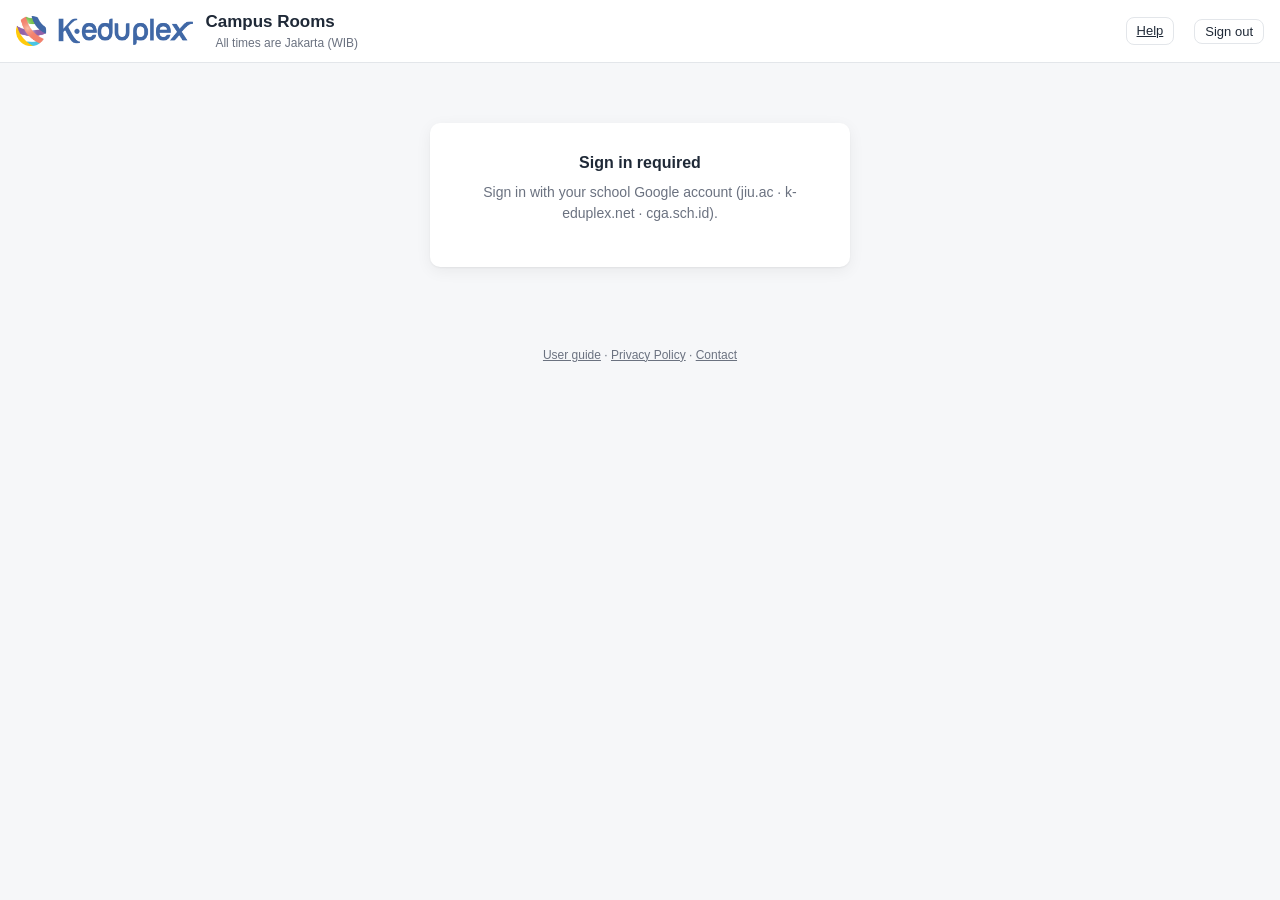
<file: index.html>
<!doctype html>
<html lang="en">
<head>
  <meta charset="utf-8">
  <meta name="viewport" content="width=device-width, initial-scale=1">
  <title>Campus Rooms</title>
  <!--
    [index.html] — 단일 페이지 골격. 로직은 전부 js/ 에 있다.
    로드 순서가 중요하다: config → time → i18n 사전 → i18n → ui → mock → api → auth → 화면 모듈 → app.
    화면 언어는 영어만(D-12). 주석·문서는 한국어.
    ?mock=1 을 붙이면 백엔드 없이 동작한다.
  -->
  <link rel="stylesheet" href="css/app.css?v=b2d97aa">
</head>
<body>
  <div id="progress" class="progress" hidden><div class="progress-bar"></div></div>
  <div id="mock-banner" class="banner" hidden data-i18n="mockBanner"></div>

  <header class="header">
    <div class="brand"><img class="logo" src="img/logo.png" alt="K-eduplex" onerror="this.hidden=true"><div><h1 data-i18n="app.title"></h1><span class="tz" data-i18n="app.tz"></span></div></div>
    <div class="header-right">
      <a class="btn btn-sm" href="help.html" data-i18n="nav.help"></a>
      <span id="user-name" class="muted"></span>
      <button id="signout" class="btn btn-sm" type="button" data-i18n="login.signout"></button>
    </div>
  </header>

  <!-- 로그인 전 -->
  <section id="login" class="login">
    <div id="login-form">
      <h2 data-i18n="login.title"></h2>
      <p class="muted" data-i18n="login.desc"></p>
      <div id="login-button"></div>
    </div>
    <!-- 로그인 버튼을 누른 뒤 인증·세션 교환·첫 데이터까지 몇 초 걸리는 동안 보여주는 상태 -->
    <div id="signing-in" hidden>
      <div class="spinner"></div>
      <p id="signing-in-text" class="muted" data-i18n="login.signingIn"></p>
    </div>
  </section>

  <!-- 로그인 후 -->
  <main id="app" hidden>
    <nav class="tabs">
      <button id="tab-board" class="tab active" type="button" data-i18n="nav.board"></button>
      <button id="tab-mine" class="tab" type="button" data-i18n="nav.mine"></button>
      <button id="tab-approvals" class="tab" type="button" hidden><span data-i18n="nav.approvals"></span><span id="approvals-badge" class="tab-badge" hidden></span></button>
      <button id="tab-settings" class="tab" type="button" data-i18n="nav.settings" hidden></button>
    </nav>
    <section id="view-board" class="view"></section>
    <section id="view-mine" class="view" hidden></section>
    <section id="view-approvals" class="view" hidden></section>
    <section id="view-settings" class="view" hidden></section>
  </main>

  <footer class="footer"><a href="help.html">User guide</a> · <a href="privacy.html">Privacy Policy</a> · <a href="mailto:its@k-eduplex.net">Contact</a></footer>

  <div id="toasts"></div>

  <script src="js/config.js?v=b2d97aa"></script>
  <script src="js/time.js?v=b2d97aa"></script>
  <script src="i18n/en.js?v=b2d97aa"></script>
  <script src="js/i18n.js?v=b2d97aa"></script>
  <script src="js/ui.js?v=b2d97aa"></script>
  <script src="js/mock.js?v=b2d97aa"></script>
  <script src="js/api.js?v=b2d97aa"></script>
  <script src="js/auth.js?v=b2d97aa"></script>
  <script src="js/people.js?v=b2d97aa"></script>
  <script src="js/board.js?v=b2d97aa"></script>
  <script src="js/bookingForm.js?v=b2d97aa"></script>
  <script src="js/myBookings.js?v=b2d97aa"></script>
  <script src="js/approvals.js?v=b2d97aa"></script>
  <script src="js/settings.js?v=b2d97aa"></script>
  <script src="js/app.js?v=b2d97aa"></script>
</body>
</html>
</file>
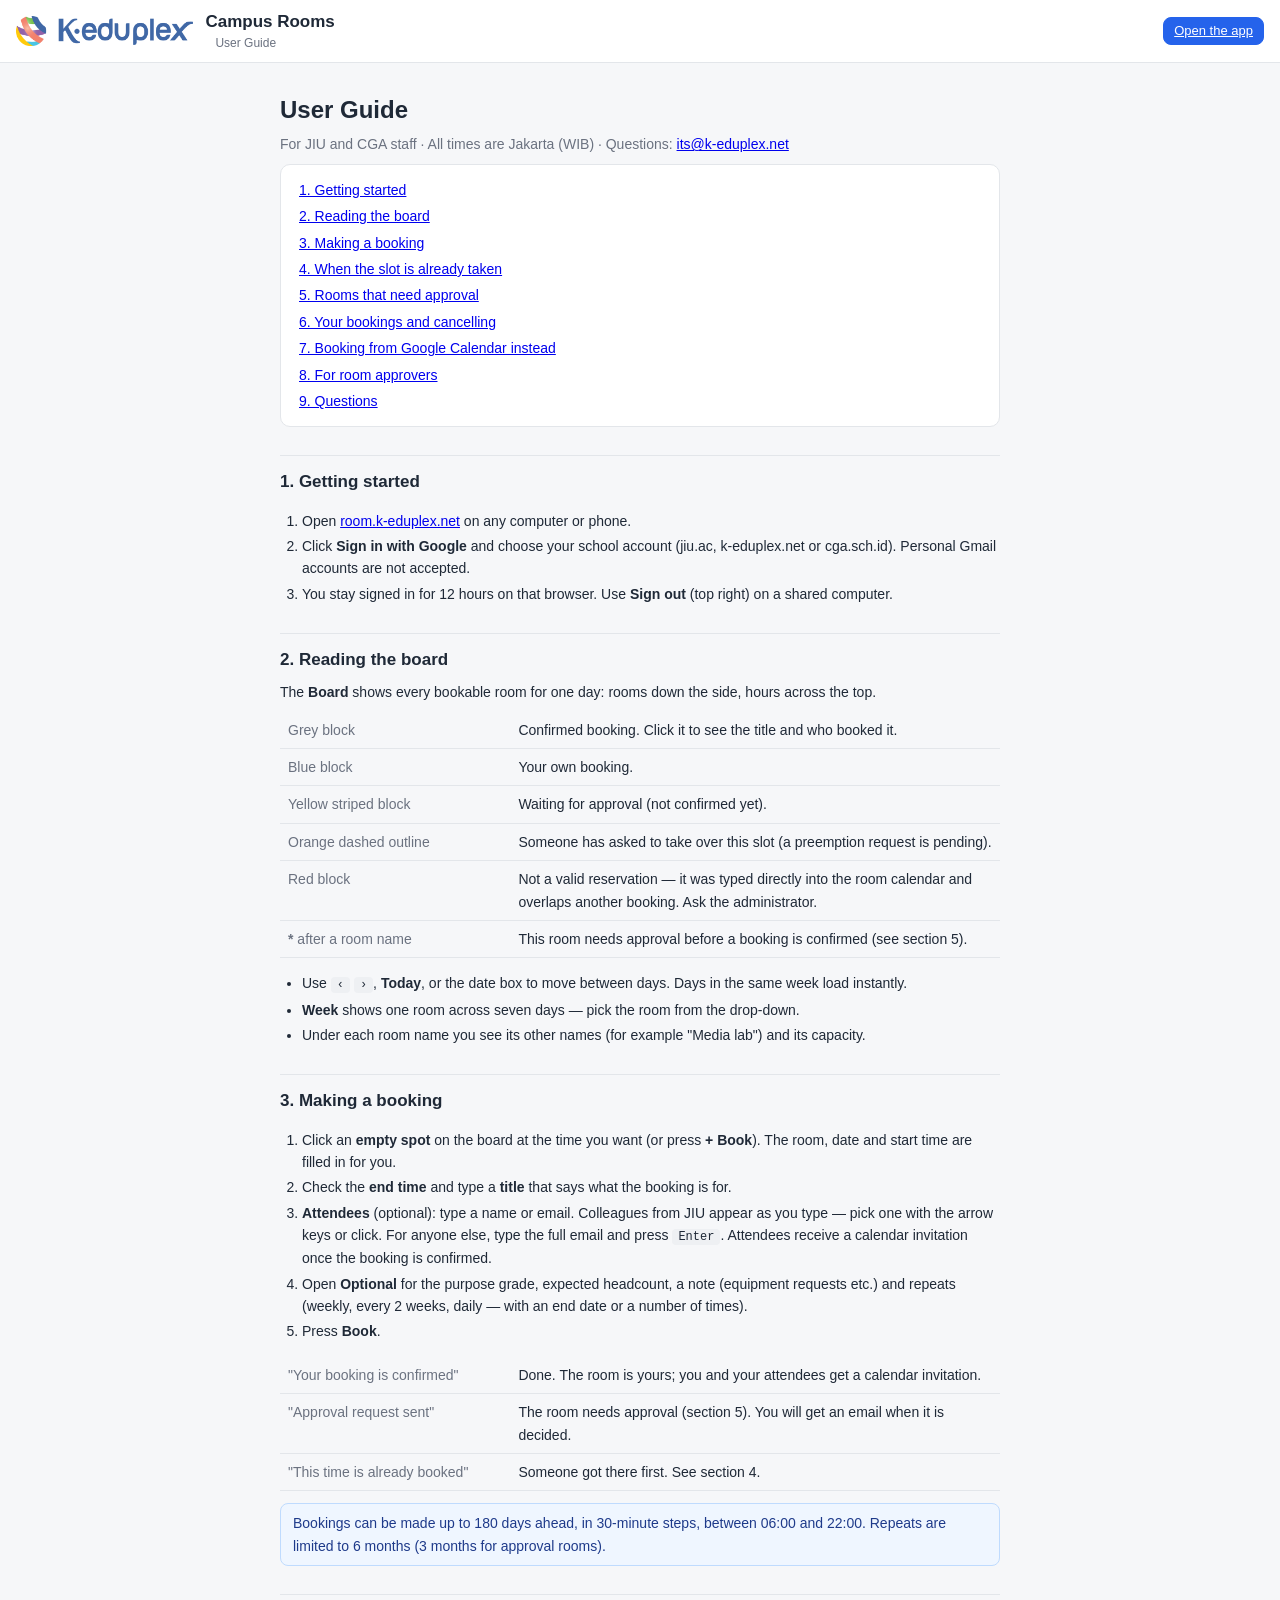
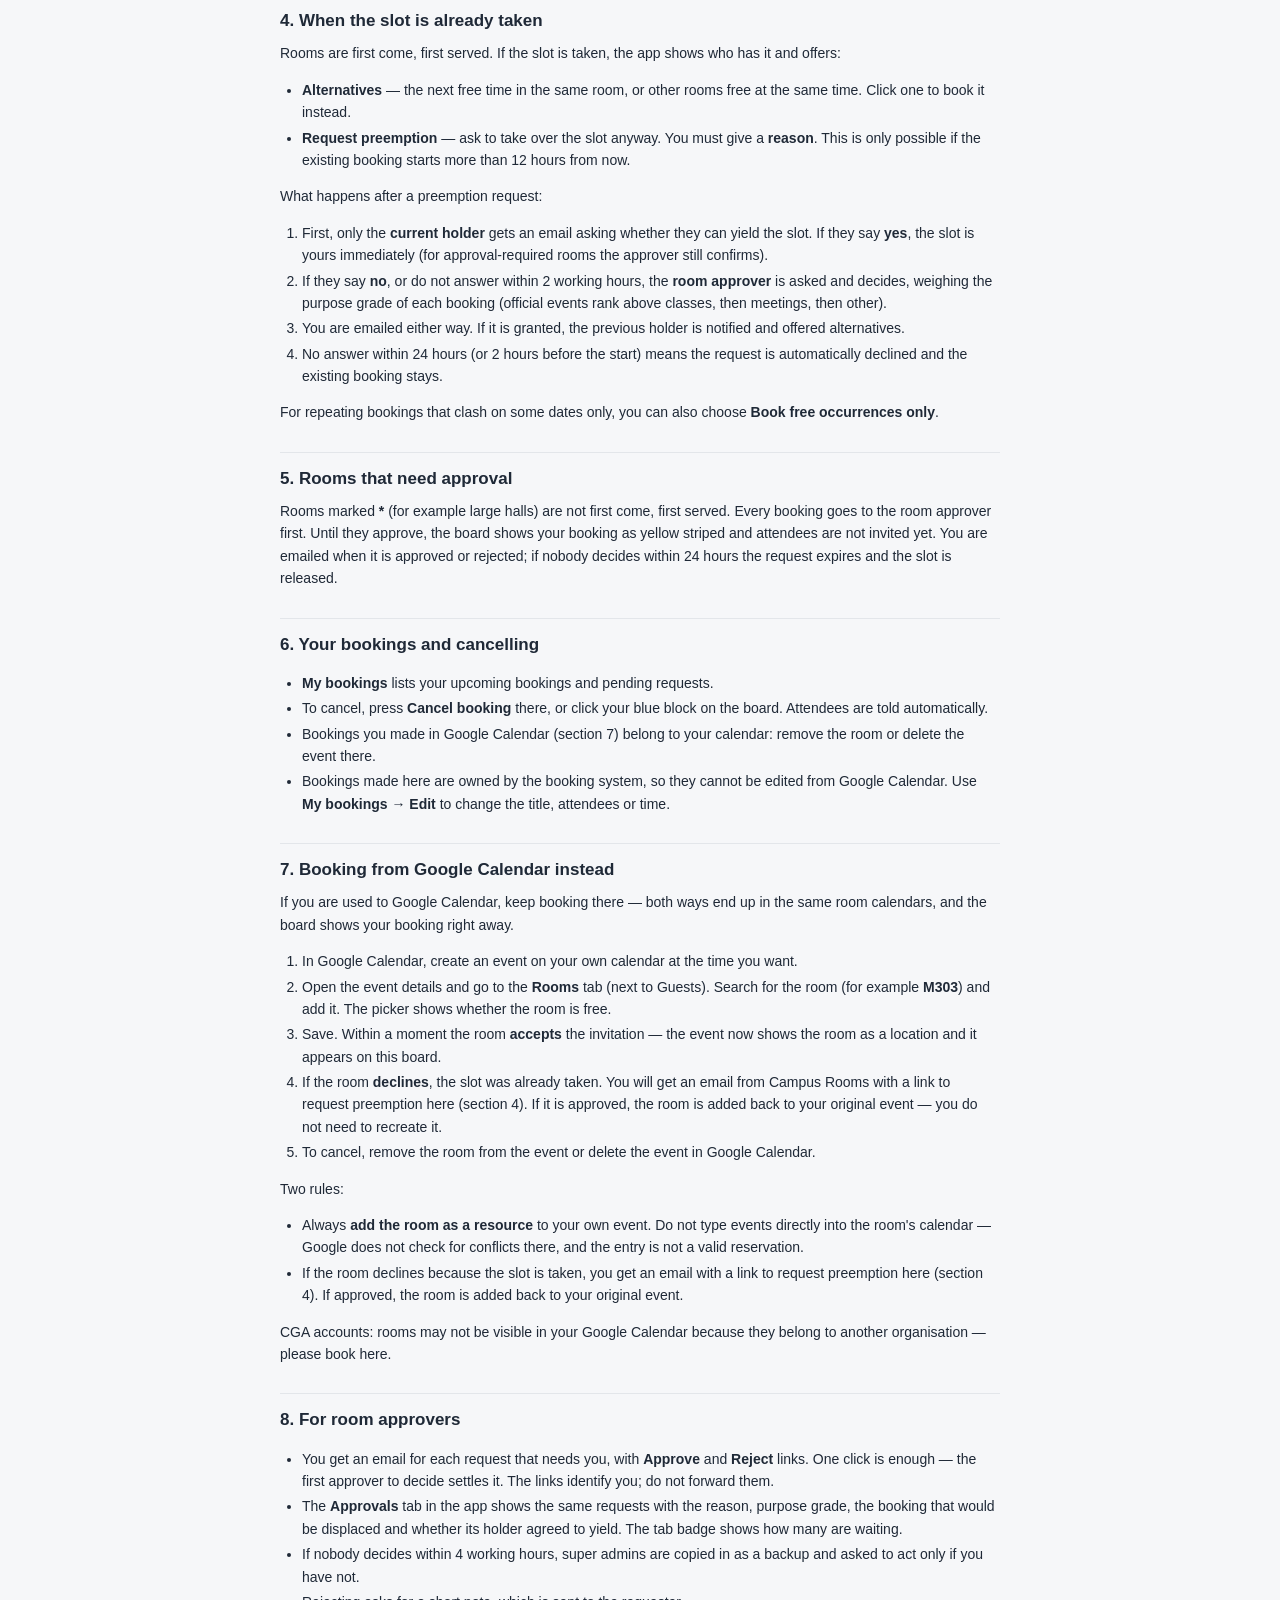
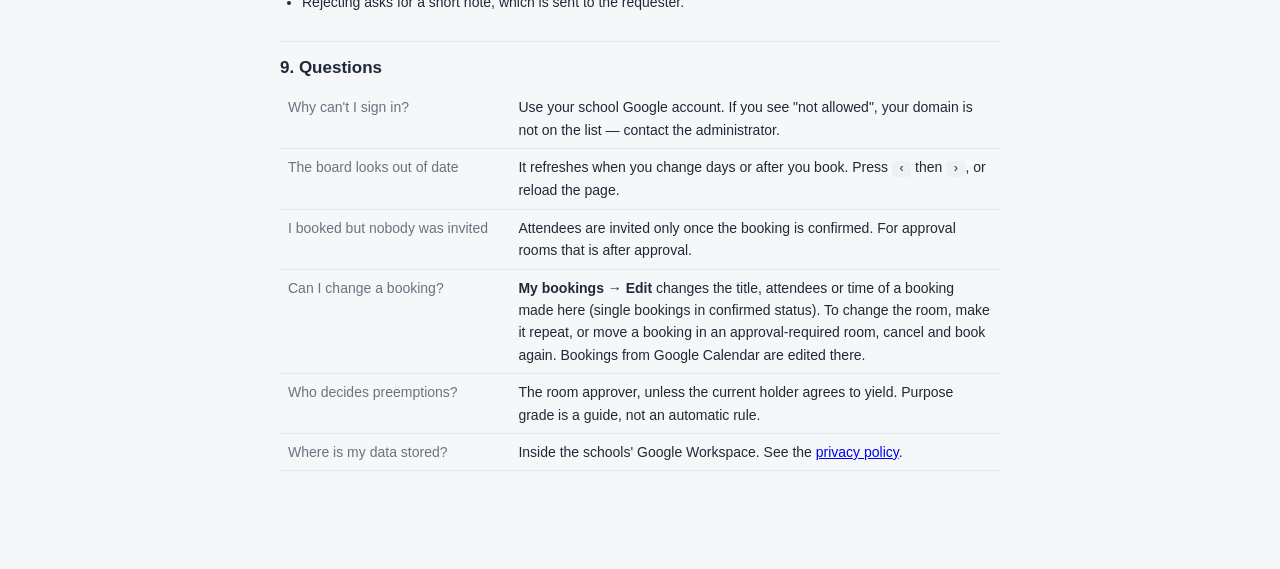
<file: help.html>
<!doctype html>
<html lang="en">
<head>
  <meta charset="utf-8">
  <meta name="viewport" content="width=device-width, initial-scale=1">
  <title>User Guide · Campus Rooms</title>
  <!--
    [help.html] — 사용자 매뉴얼(영어, D-12). 정적 페이지. 정책이 바뀌면 이 페이지도 고친다(D-07/08/09/21/22).
  -->
  <link rel="stylesheet" href="css/app.css?v=b2d97aa">
  <style>
    .doc { max-width: 760px; margin: 28px auto; padding: 0 20px 60px; line-height: 1.6; }
    .doc h1 { font-size: 24px; margin-bottom: 4px; }
    .doc h2 { font-size: 17px; margin: 28px 0 8px; padding-top: 12px; border-top: 1px solid var(--line); }
    .doc h3 { margin: 14px 0 6px; }
    .doc ul, .doc ol { padding-left: 22px; }
    .doc li { margin: 3px 0; }
    .doc table { width: 100%; border-collapse: collapse; font-size: 14px; margin: 8px 0 12px; }
    .doc th, .doc td { text-align: left; padding: 7px 8px; border-bottom: 1px solid var(--line); vertical-align: top; }
    .doc th { color: var(--muted); font-weight: 500; width: 32%; }
    .doc .toc { background: var(--surface); border: 1px solid var(--line); border-radius: var(--radius); padding: 12px 18px; }
    .doc .toc a { display: block; padding: 2px 0; }
    .doc kbd { background: #eef0f3; border-radius: 4px; padding: 1px 6px; font-size: 12px; }
    .doc .tip { background: #eff6ff; border: 1px solid #bfdbfe; color: #1e3a8a; border-radius: 8px; padding: 8px 12px; margin: 8px 0; }
  </style>
</head>
<body>
  <header class="header">
    <div class="brand"><img class="logo" src="img/logo.png" alt="K-eduplex" onerror="this.hidden=true"><div><h1>Campus Rooms</h1><span class="tz">User Guide</span></div></div>
    <div class="header-right"><a class="btn btn-sm btn-primary" href="./">Open the app</a></div>
  </header>

  <main class="doc">
    <h1>User Guide</h1>
    <p class="muted">For JIU and CGA staff · All times are Jakarta (WIB) · Questions: <a href="mailto:its@k-eduplex.net">its@k-eduplex.net</a></p>

    <nav class="toc">
      <a href="#start">1. Getting started</a>
      <a href="#board">2. Reading the board</a>
      <a href="#book">3. Making a booking</a>
      <a href="#conflict">4. When the slot is already taken</a>
      <a href="#approval">5. Rooms that need approval</a>
      <a href="#mine">6. Your bookings and cancelling</a>
      <a href="#calendar">7. Booking from Google Calendar instead</a>
      <a href="#approvers">8. For room approvers</a>
      <a href="#faq">9. Questions</a>
    </nav>

    <h2 id="start">1. Getting started</h2>
    <ol>
      <li>Open <a href="./">room.k-eduplex.net</a> on any computer or phone.</li>
      <li>Click <b>Sign in with Google</b> and choose your school account (jiu.ac, k-eduplex.net or cga.sch.id). Personal Gmail accounts are not accepted.</li>
      <li>You stay signed in for 12 hours on that browser. Use <b>Sign out</b> (top right) on a shared computer.</li>
    </ol>

    <h2 id="board">2. Reading the board</h2>
    <p>The <b>Board</b> shows every bookable room for one day: rooms down the side, hours across the top.</p>
    <table>
      <tr><th>Grey block</th><td>Confirmed booking. Click it to see the title and who booked it.</td></tr>
      <tr><th>Blue block</th><td>Your own booking.</td></tr>
      <tr><th>Yellow striped block</th><td>Waiting for approval (not confirmed yet).</td></tr>
      <tr><th>Orange dashed outline</th><td>Someone has asked to take over this slot (a preemption request is pending).</td></tr>
      <tr><th>Red block</th><td>Not a valid reservation — it was typed directly into the room calendar and overlaps another booking. Ask the administrator.</td></tr>
      <tr><th><b>*</b> after a room name</th><td>This room needs approval before a booking is confirmed (see section 5).</td></tr>
    </table>
    <ul>
      <li>Use <kbd>‹</kbd> <kbd>›</kbd>, <b>Today</b>, or the date box to move between days. Days in the same week load instantly.</li>
      <li><b>Week</b> shows one room across seven days — pick the room from the drop-down.</li>
      <li>Under each room name you see its other names (for example "Media lab") and its capacity.</li>
    </ul>

    <h2 id="book">3. Making a booking</h2>
    <ol>
      <li>Click an <b>empty spot</b> on the board at the time you want (or press <b>+ Book</b>). The room, date and start time are filled in for you.</li>
      <li>Check the <b>end time</b> and type a <b>title</b> that says what the booking is for.</li>
      <li><b>Attendees</b> (optional): type a name or email. Colleagues from JIU appear as you type — pick one with the arrow keys or click. For anyone else, type the full email and press <kbd>Enter</kbd>. Attendees receive a calendar invitation once the booking is confirmed.</li>
      <li>Open <b>Optional</b> for the purpose grade, expected headcount, a note (equipment requests etc.) and repeats (weekly, every 2 weeks, daily — with an end date or a number of times).</li>
      <li>Press <b>Book</b>.</li>
    </ol>
    <table>
      <tr><th>"Your booking is confirmed"</th><td>Done. The room is yours; you and your attendees get a calendar invitation.</td></tr>
      <tr><th>"Approval request sent"</th><td>The room needs approval (section 5). You will get an email when it is decided.</td></tr>
      <tr><th>"This time is already booked"</th><td>Someone got there first. See section 4.</td></tr>
    </table>
    <div class="tip">Bookings can be made up to 180 days ahead, in 30-minute steps, between 06:00 and 22:00. Repeats are limited to 6 months (3 months for approval rooms).</div>

    <h2 id="conflict">4. When the slot is already taken</h2>
    <p>Rooms are first come, first served. If the slot is taken, the app shows who has it and offers:</p>
    <ul>
      <li><b>Alternatives</b> — the next free time in the same room, or other rooms free at the same time. Click one to book it instead.</li>
      <li><b>Request preemption</b> — ask to take over the slot anyway. You must give a <b>reason</b>. This is only possible if the existing booking starts more than 12 hours from now.</li>
    </ul>
    <p>What happens after a preemption request:</p>
    <ol>
      <li>First, only the <b>current holder</b> gets an email asking whether they can yield the slot. If they say <b>yes</b>, the slot is yours immediately (for approval-required rooms the approver still confirms).</li>
      <li>If they say <b>no</b>, or do not answer within 2 working hours, the <b>room approver</b> is asked and decides, weighing the purpose grade of each booking (official events rank above classes, then meetings, then other).</li>
      <li>You are emailed either way. If it is granted, the previous holder is notified and offered alternatives.</li>
      <li>No answer within 24 hours (or 2 hours before the start) means the request is automatically declined and the existing booking stays.</li>
    </ol>
    <p>For repeating bookings that clash on some dates only, you can also choose <b>Book free occurrences only</b>.</p>

    <h2 id="approval">5. Rooms that need approval</h2>
    <p>Rooms marked <b>*</b> (for example large halls) are not first come, first served. Every booking goes to the room approver first. Until they approve, the board shows your booking as yellow striped and attendees are not invited yet. You are emailed when it is approved or rejected; if nobody decides within 24 hours the request expires and the slot is released.</p>

    <h2 id="mine">6. Your bookings and cancelling</h2>
    <ul>
      <li><b>My bookings</b> lists your upcoming bookings and pending requests.</li>
      <li>To cancel, press <b>Cancel booking</b> there, or click your blue block on the board. Attendees are told automatically.</li>
      <li>Bookings you made in Google Calendar (section 7) belong to your calendar: remove the room or delete the event there.</li>
      <li>Bookings made here are owned by the booking system, so they cannot be edited from Google Calendar. Use <b>My bookings → Edit</b> to change the title, attendees or time.</li>
    </ul>

    <h2 id="calendar">7. Booking from Google Calendar instead</h2>
    <p>If you are used to Google Calendar, keep booking there — both ways end up in the same room calendars, and the board shows your booking right away.</p>
    <ol>
      <li>In Google Calendar, create an event on your own calendar at the time you want.</li>
      <li>Open the event details and go to the <b>Rooms</b> tab (next to Guests). Search for the room (for example <b>M303</b>) and add it. The picker shows whether the room is free.</li>
      <li>Save. Within a moment the room <b>accepts</b> the invitation — the event now shows the room as a location and it appears on this board.</li>
      <li>If the room <b>declines</b>, the slot was already taken. You will get an email from Campus Rooms with a link to request preemption here (section 4). If it is approved, the room is added back to your original event — you do not need to recreate it.</li>
      <li>To cancel, remove the room from the event or delete the event in Google Calendar.</li>
    </ol>
    <p>Two rules:</p>
    <ul>
      <li>Always <b>add the room as a resource</b> to your own event. Do not type events directly into the room's calendar — Google does not check for conflicts there, and the entry is not a valid reservation.</li>
      <li>If the room declines because the slot is taken, you get an email with a link to request preemption here (section 4). If approved, the room is added back to your original event.</li>
    </ul>
    <p>CGA accounts: rooms may not be visible in your Google Calendar because they belong to another organisation — please book here.</p>

    <h2 id="approvers">8. For room approvers</h2>
    <ul>
      <li>You get an email for each request that needs you, with <b>Approve</b> and <b>Reject</b> links. One click is enough — the first approver to decide settles it. The links identify you; do not forward them.</li>
      <li>The <b>Approvals</b> tab in the app shows the same requests with the reason, purpose grade, the booking that would be displaced and whether its holder agreed to yield. The tab badge shows how many are waiting.</li>
      <li>If nobody decides within 4 working hours, super admins are copied in as a backup and asked to act only if you have not.</li>
      <li>Rejecting asks for a short note, which is sent to the requester.</li>
    </ul>

    <h2 id="faq">9. Questions</h2>
    <table>
      <tr><th>Why can't I sign in?</th><td>Use your school Google account. If you see "not allowed", your domain is not on the list — contact the administrator.</td></tr>
      <tr><th>The board looks out of date</th><td>It refreshes when you change days or after you book. Press <kbd>‹</kbd> then <kbd>›</kbd>, or reload the page.</td></tr>
      <tr><th>I booked but nobody was invited</th><td>Attendees are invited only once the booking is confirmed. For approval rooms that is after approval.</td></tr>
      <tr><th>Can I change a booking?</th><td><b>My bookings → Edit</b> changes the title, attendees or time of a booking made here (single bookings in confirmed status). To change the room, make it repeat, or move a booking in an approval-required room, cancel and book again. Bookings from Google Calendar are edited there.</td></tr>
      <tr><th>Who decides preemptions?</th><td>The room approver, unless the current holder agrees to yield. Purpose grade is a guide, not an automatic rule.</td></tr>
      <tr><th>Where is my data stored?</th><td>Inside the schools' Google Workspace. See the <a href="privacy.html">privacy policy</a>.</td></tr>
    </table>
  </main>
</body>
</html>
</file>
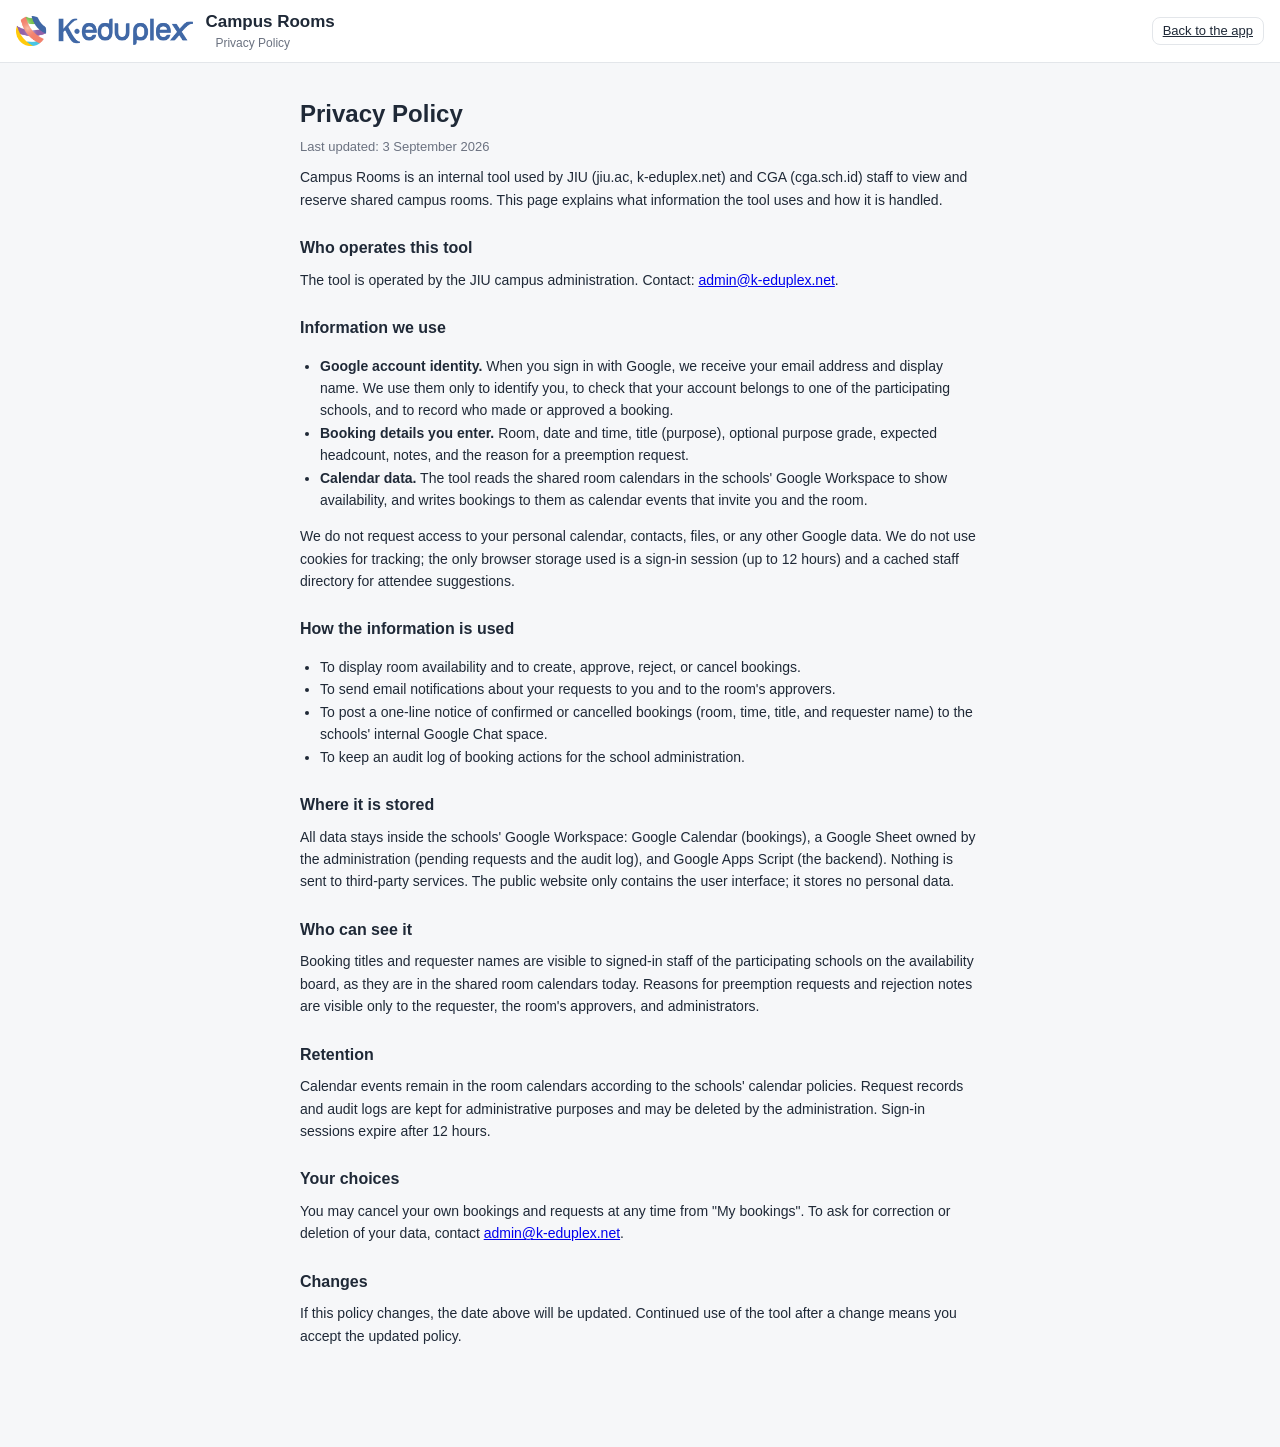
<file: privacy.html>
<!doctype html>
<html lang="en">
<head>
  <meta charset="utf-8">
  <meta name="viewport" content="width=device-width, initial-scale=1">
  <title>Privacy Policy · Campus Rooms</title>
  <!--
    [privacy.html] — Google OAuth 동의 화면(외부·프로덕션)에 필요한 개인정보처리방침 페이지.
    정적 페이지. 내용을 바꾸면 "Last updated" 날짜도 바꾼다. 사이트 언어 정책(D-12)에 따라 영어.
  -->
  <link rel="stylesheet" href="css/app.css?v=b2d97aa">
  <style>
    .doc { max-width: 720px; margin: 32px auto; padding: 0 20px 60px; line-height: 1.6; }
    .doc h1 { font-size: 24px; margin-bottom: 4px; }
    .doc h2 { font-size: 16px; margin: 24px 0 8px; }
    .doc ul { padding-left: 20px; }
    .doc .meta { color: var(--muted); font-size: 13px; }
  </style>
</head>
<body>
  <header class="header">
    <div class="brand"><img class="logo" src="img/logo.png" alt="K-eduplex" onerror="this.hidden=true"><div><h1>Campus Rooms</h1><span class="tz">Privacy Policy</span></div></div>
    <div class="header-right"><a class="btn btn-sm" href="./">Back to the app</a></div>
  </header>

  <main class="doc">
    <h1>Privacy Policy</h1>
    <p class="meta">Last updated: 3 September 2026</p>

    <p>Campus Rooms is an internal tool used by JIU (jiu.ac, k-eduplex.net) and CGA (cga.sch.id) staff to view and reserve shared campus rooms. This page explains what information the tool uses and how it is handled.</p>

    <h2>Who operates this tool</h2>
    <p>The tool is operated by the JIU campus administration. Contact: <a href="mailto:admin@k-eduplex.net">admin@k-eduplex.net</a>.</p>

    <h2>Information we use</h2>
    <ul>
      <li><b>Google account identity.</b> When you sign in with Google, we receive your email address and display name. We use them only to identify you, to check that your account belongs to one of the participating schools, and to record who made or approved a booking.</li>
      <li><b>Booking details you enter.</b> Room, date and time, title (purpose), optional purpose grade, expected headcount, notes, and the reason for a preemption request.</li>
      <li><b>Calendar data.</b> The tool reads the shared room calendars in the schools' Google Workspace to show availability, and writes bookings to them as calendar events that invite you and the room.</li>
    </ul>
    <p>We do not request access to your personal calendar, contacts, files, or any other Google data. We do not use cookies for tracking; the only browser storage used is a sign-in session (up to 12 hours) and a cached staff directory for attendee suggestions.</p>

    <h2>How the information is used</h2>
    <ul>
      <li>To display room availability and to create, approve, reject, or cancel bookings.</li>
      <li>To send email notifications about your requests to you and to the room's approvers.</li>
      <li>To post a one-line notice of confirmed or cancelled bookings (room, time, title, and requester name) to the schools' internal Google Chat space.</li>
      <li>To keep an audit log of booking actions for the school administration.</li>
    </ul>

    <h2>Where it is stored</h2>
    <p>All data stays inside the schools' Google Workspace: Google Calendar (bookings), a Google Sheet owned by the administration (pending requests and the audit log), and Google Apps Script (the backend). Nothing is sent to third-party services. The public website only contains the user interface; it stores no personal data.</p>

    <h2>Who can see it</h2>
    <p>Booking titles and requester names are visible to signed-in staff of the participating schools on the availability board, as they are in the shared room calendars today. Reasons for preemption requests and rejection notes are visible only to the requester, the room's approvers, and administrators.</p>

    <h2>Retention</h2>
    <p>Calendar events remain in the room calendars according to the schools' calendar policies. Request records and audit logs are kept for administrative purposes and may be deleted by the administration. Sign-in sessions expire after 12 hours.</p>

    <h2>Your choices</h2>
    <p>You may cancel your own bookings and requests at any time from "My bookings". To ask for correction or deletion of your data, contact <a href="mailto:admin@k-eduplex.net">admin@k-eduplex.net</a>.</p>

    <h2>Changes</h2>
    <p>If this policy changes, the date above will be updated. Continued use of the tool after a change means you accept the updated policy.</p>
  </main>
</body>
</html>
</file>
<file: css/app.css>
/*
 * [app.css] — 전체 스타일. 외부 프레임워크 없음.
 *
 * 구성: 변수 → 기본 → 헤더/탭 → 현황판 → 카드/폼/모달 → 토스트 → 모바일.
 * 색 규칙: 확정 = 회청색, 대기 = 빗금, 내 예약 = 파랑, 지난 시간 = 흐림. (02-아키텍처.md 8절)
 */

:root {
  --bg: #f6f7f9;
  --surface: #ffffff;
  --line: #e3e6ea;
  --text: #1f2937;
  --muted: #6b7280;
  --accent: #2563eb;
  --accent-soft: #dbeafe;
  --danger: #dc2626;
  --warn: #d97706;
  --ok: #059669;
  --confirmed: #cbd5e1;
  --confirmed-text: #334155;
  --radius: 10px;
  --shadow: 0 1px 2px rgba(0,0,0,.05), 0 4px 16px rgba(0,0,0,.06);
  --row-h: 44px;
  --label-w: 120px;
}

* { box-sizing: border-box; }
html, body { margin: 0; background: var(--bg); color: var(--text); font: 14px/1.45 -apple-system, BlinkMacSystemFont, "Segoe UI", Roboto, "Noto Sans KR", "Apple SD Gothic Neo", sans-serif; }
h1, h2, h3 { margin: 0; font-weight: 600; }
h2 { font-size: 16px; }
h3 { font-size: 13px; color: var(--muted); margin: 14px 0 6px; text-transform: uppercase; letter-spacing: .02em; }
p { margin: 0 0 8px; }
.muted { color: var(--muted); }
.small { font-size: 12px; }
.error { color: var(--danger); }
.note { background: #fff7ed; border: 1px solid #fed7aa; color: #9a3412; border-radius: 8px; padding: 8px 10px; font-size: 13px; }
.lead { font-size: 15px; font-weight: 500; }
[hidden] { display: none !important; }

/* ---------- 통신 중 표시 ---------- */
.progress { position: fixed; top: 0; left: 0; right: 0; height: 3px; z-index: 100; background: transparent; }
.progress-bar { height: 100%; width: 30%; background: var(--accent); border-radius: 0 2px 2px 0; animation: progress-slide 1.1s ease-in-out infinite; }
@keyframes progress-slide { 0% { transform: translateX(-100%); } 100% { transform: translateX(340%); } }
.btn.busy { position: relative; color: transparent !important; pointer-events: none; }
.btn.busy::after { content: ''; position: absolute; left: 50%; top: 50%; width: 14px; height: 14px; margin: -7px 0 0 -7px; border: 2px solid rgba(0,0,0,.25); border-top-color: currentColor; border-radius: 50%; animation: spin .7s linear infinite; color: var(--text); }
.btn-primary.busy::after, .btn-warn.busy::after { border-color: rgba(255,255,255,.4); border-top-color: #fff; }
@keyframes spin { to { transform: rotate(360deg); } }
.board-wrap.loading { opacity: .55; transition: opacity .2s; }
@media (prefers-reduced-motion: reduce) { .progress-bar, .btn.busy::after { animation-duration: 2s; } }

/* ---------- 헤더 ---------- */
.header { display: flex; align-items: center; justify-content: space-between; padding: 10px 16px; background: var(--surface); border-bottom: 1px solid var(--line); position: sticky; top: 0; z-index: 5; }
.header h1 { font-size: 17px; }
.brand { display: flex; align-items: center; gap: 12px; }
.brand .logo { height: 30px; width: auto; display: block; }
.brand .tz { margin-left: 0; display: block; }
.header .tz { font-size: 12px; color: var(--muted); margin-left: 10px; }
.header-right { display: flex; align-items: center; gap: 10px; }
.tabs { display: flex; gap: 4px; padding: 8px 16px 0; background: var(--surface); border-bottom: 1px solid var(--line); }
.tab { border: 0; background: none; padding: 8px 12px; font-size: 14px; color: var(--muted); border-bottom: 2px solid transparent; cursor: pointer; }
.tab.active { color: var(--accent); border-bottom-color: var(--accent); font-weight: 600; }
.tab-badge { display: inline-block; margin-left: 6px; font-size: 11px; padding: 1px 7px; border-radius: 999px; background: #fef3c7; color: #92400e; font-weight: 600; }
.settings { max-width: 720px; display: grid; gap: 14px; }
.settings .card h3 { margin-top: 0; }
.kv-table { width: 100%; border-collapse: collapse; font-size: 13px; }
.kv-table td { padding: 5px 0; border-bottom: 1px solid var(--line); vertical-align: top; }
.kv-table td:first-child { color: var(--muted); width: 45%; }
.kv-table.perf th { text-align: left; color: var(--muted); font-weight: 500; padding: 5px 6px; border-bottom: 1px solid var(--line); }
.kv-table.perf td { padding: 4px 6px; width: auto; font-variant-numeric: tabular-nums; }
.kv-table.perf td:first-child { width: auto; color: var(--text); }
.check-list { margin: 8px 0 0; padding-left: 18px; }
.check-list .ok { color: var(--ok); }
.check-list .bad { color: var(--danger); }
.view { padding: 14px 16px 40px; }
.banner { background: #fef3c7; color: #92400e; padding: 6px 16px; font-size: 13px; text-align: center; }

/* ---------- 로그인 ---------- */
.login { max-width: 420px; margin: 60px auto; background: var(--surface); border-radius: var(--radius); box-shadow: var(--shadow); padding: 28px; text-align: center; }
.login h2 { margin-bottom: 8px; }
.login .btn-block { margin-top: 8px; }
#login-button { display: flex; flex-direction: column; align-items: center; margin-top: 16px; }

.spinner { width: 36px; height: 36px; margin: 8px auto 14px; border: 3px solid var(--accent-soft); border-top-color: var(--accent); border-radius: 50%; animation: spin .8s linear infinite; }
.spinner.small { width: 22px; height: 22px; border-width: 2px; margin: 18px auto; }
.loading-center { text-align: center; padding: 28px 0; color: var(--muted); }
@media (prefers-reduced-motion: reduce) { .spinner { animation-duration: 1.6s; } }

/* ---------- 버튼/입력 ---------- */
.btn { border: 1px solid var(--line); background: var(--surface); color: var(--text); border-radius: 8px; padding: 7px 12px; font-size: 14px; cursor: pointer; }
.btn:hover { background: #f3f4f6; }
.btn:disabled { opacity: .5; cursor: default; }
.btn-primary { background: var(--accent); border-color: var(--accent); color: #fff; }
.btn-primary:hover { background: #1d4ed8; }
.btn-danger { color: var(--danger); border-color: #fecaca; }
.btn-danger:hover { background: #fef2f2; }
.btn-warn { background: var(--warn); border-color: var(--warn); color: #fff; }
.btn-sm { padding: 4px 10px; font-size: 13px; }
.btn-block { display: block; width: 100%; text-align: left; }
.btn-alt { display: block; width: 100%; text-align: left; margin-bottom: 6px; }
.icon-btn { border: 1px solid var(--line); background: var(--surface); border-radius: 8px; width: 32px; height: 32px; font-size: 18px; line-height: 1; cursor: pointer; }
.seg { border: 1px solid var(--line); background: var(--surface); padding: 6px 12px; cursor: pointer; font-size: 13px; }
.seg:first-of-type { border-radius: 8px 0 0 8px; }
.seg + .seg { border-left: 0; border-radius: 0 8px 8px 0; }
.seg.active { background: var(--accent-soft); color: var(--accent); font-weight: 600; }
.input, .select, .date-input { border: 1px solid var(--line); border-radius: 8px; padding: 7px 10px; font-size: 14px; background: var(--surface); color: var(--text); width: 100%; font-family: inherit; }
.date-input { width: auto; }
.select { width: auto; min-width: 90px; }
.field { display: block; margin-bottom: 10px; }
.field-label { display: block; font-size: 12px; color: var(--muted); margin-bottom: 4px; }
.field .select { width: 100%; }
.grid-2 { display: grid; grid-template-columns: 1fr 1fr; gap: 10px; }
.grid-3 { display: grid; grid-template-columns: 1.4fr 1fr 1fr; gap: 10px; }
.actions { display: flex; justify-content: flex-end; gap: 8px; margin-top: 14px; }
details.optional { border: 1px dashed var(--line); border-radius: 8px; padding: 8px 10px; margin-bottom: 10px; }
details.optional summary { cursor: pointer; color: var(--muted); font-size: 13px; margin-bottom: 6px; }

/* ---------- 참석자 칩 입력 ---------- */
.chips { display: flex; flex-wrap: wrap; gap: 6px; align-items: center; border: 1px solid var(--line); border-radius: 8px; padding: 5px 8px; background: var(--surface); position: relative; cursor: text; }
.chips:focus-within { border-color: var(--accent); }
.chip { display: inline-flex; align-items: center; gap: 6px; background: var(--accent-soft); color: #1e3a8a; border-radius: 999px; padding: 2px 8px 2px 10px; font-size: 13px; max-width: 100%; }
.chip .chip-name { font-weight: 600; }
.chip .chip-mail { color: var(--muted); font-size: 12px; }
.chip button { border: 0; background: none; color: #1e3a8a; cursor: pointer; font-size: 15px; line-height: 1; padding: 0 2px; }
.chip.invalid { background: #fee2e2; color: #991b1b; }
.chips input { border: 0; outline: 0; flex: 1; min-width: 160px; padding: 4px 2px; font: inherit; background: transparent; color: var(--text); }
.suggest { position: absolute; left: 0; right: 0; top: 100%; margin-top: 4px; background: var(--surface); border: 1px solid var(--line); border-radius: 8px; box-shadow: var(--shadow); z-index: 20; max-height: 220px; overflow: auto; }
.suggest-item { padding: 8px 12px; cursor: pointer; display: flex; flex-direction: column; }
.suggest-item:hover, .suggest-item.active { background: #f3f4f6; }
.suggest-item .s-name { font-weight: 600; font-size: 13px; }
.suggest-item .s-mail { color: var(--muted); font-size: 12px; }
.row-sub .approval-mark, .row-name .approval-mark { color: var(--warn); font-weight: 700; margin-left: 2px; }

/* ---------- 툴바 ---------- */
.toolbar { display: flex; justify-content: space-between; align-items: center; flex-wrap: wrap; gap: 10px; margin-bottom: 12px; }
.toolbar-group { display: flex; align-items: center; gap: 6px; flex-wrap: wrap; }
.toolbar-label { font-weight: 600; margin-left: 6px; }

/* ---------- 현황판 ---------- */
.board-wrap { background: var(--surface); border: 1px solid var(--line); border-radius: var(--radius); box-shadow: var(--shadow); overflow-x: auto; padding-bottom: 6px; }
.grid { display: inline-block; min-width: 100%; }
.row { display: flex; border-bottom: 1px solid var(--line); }
.row:last-child { border-bottom: 0; }
.row-label { flex: 0 0 var(--label-w); position: sticky; left: 0; background: var(--surface); z-index: 2; padding: 6px 10px; border-right: 1px solid var(--line); min-height: var(--row-h); display: flex; flex-direction: column; justify-content: center; }
.row-label-head { min-height: 28px; font-weight: 600; }
.row-label.is-today .row-name { color: var(--accent); }
.row-label.is-inactive .row-name, .row-label.is-inactive .row-sub { color: var(--muted); }
.group-tabs { display: inline-flex; margin-right: 8px; }
.group-tabs .seg { font-weight: 600; }
.row-name { font-weight: 600; }
.row-sub { font-size: 11px; color: var(--muted); }
.track { position: relative; height: var(--row-h); flex: 0 0 auto; background: repeating-linear-gradient(to right, transparent 0, transparent 25px, #f1f3f5 25px, #f1f3f5 26px); cursor: crosshair; }
.track-head { height: 28px; background: none; cursor: default; }
.hour-label { position: absolute; top: 6px; font-size: 11px; color: var(--muted); padding-left: 4px; border-left: 1px solid var(--line); height: 16px; }
.hour-line { position: absolute; top: 0; bottom: 0; width: 1px; background: #dfe3e8; pointer-events: none; }
.past-shade { position: absolute; top: 0; bottom: 0; left: 0; background: rgba(0,0,0,.035); pointer-events: none; }
.event { position: absolute; top: 5px; height: calc(var(--row-h) - 10px); background: var(--confirmed); color: var(--confirmed-text); border-radius: 6px; padding: 0 6px; display: flex; align-items: center; overflow: hidden; white-space: nowrap; font-size: 12px; cursor: pointer; border: 1px solid rgba(0,0,0,.06); }
.event:hover { filter: brightness(.96); }
.event.mine { background: var(--accent); color: #fff; border-color: transparent; }
.event.pending { background: repeating-linear-gradient(135deg, #fde68a 0, #fde68a 6px, #fef3c7 6px, #fef3c7 12px); color: #78350f; }
.event.pending.mine { background: repeating-linear-gradient(135deg, #93c5fd 0, #93c5fd 6px, #dbeafe 6px, #dbeafe 12px); color: #1e3a8a; }
.event.preempt { background: none; border: 2px dashed var(--warn); color: var(--warn); top: 2px; height: calc(var(--row-h) - 4px); z-index: 1; }
.event.warning { background: #fee2e2; color: #991b1b; border: 1px solid #fca5a5; }
.event.past { opacity: .55; }
.event-title { overflow: hidden; text-overflow: ellipsis; }
.legend { display: flex; gap: 14px; align-items: center; flex-wrap: wrap; padding: 10px 12px 4px; font-size: 12px; color: var(--muted); }
.legend-item { display: inline-flex; align-items: center; gap: 5px; }
.legend-hint { margin-left: auto; }
.swatch { display: inline-block; width: 14px; height: 14px; border-radius: 4px; }
.swatch-confirmed { background: var(--confirmed); }
.swatch-pending { background: repeating-linear-gradient(135deg, #fde68a 0, #fde68a 4px, #fef3c7 4px, #fef3c7 8px); }
.swatch-mine { background: var(--accent); }

/* ---------- 카드 ---------- */
.cards { display: grid; grid-template-columns: repeat(auto-fill, minmax(320px, 1fr)); gap: 12px; }
.card { background: var(--surface); border: 1px solid var(--line); border-radius: var(--radius); padding: 12px 14px; box-shadow: var(--shadow); }
.card-escalated { border-color: #fcd34d; background: #fffbeb; }
.card-head { display: flex; justify-content: space-between; align-items: center; margin-bottom: 4px; }
.card-title { font-size: 15px; font-weight: 600; margin: 2px 0; }
.kv { margin: 4px 0; }
.list { margin: 4px 0 0; padding-left: 18px; }
.badge { display: inline-block; font-size: 11px; padding: 2px 7px; border-radius: 999px; background: #eef0f3; color: var(--muted); }
.badge-ok { background: #d1fae5; color: #065f46; }
.badge-rejected { background: #fee2e2; color: #991b1b; }
.card-decided { opacity: .85; }
.section-title { font-size: 15px; margin: 22px 0 4px; }
.badge-pending { background: #fef3c7; color: #92400e; }
.badge-type { background: var(--accent-soft); color: var(--accent); }
.grade-top { background: #fee2e2; color: #991b1b; font-weight: 600; }
.grade-high { background: #ffedd5; color: #9a3412; font-weight: 600; }
.grade-low { background: #eef0f3; color: var(--muted); }

/* ---------- 모달 ---------- */
.modal-backdrop { position: fixed; inset: 0; background: rgba(17,24,39,.45); display: flex; align-items: center; justify-content: center; z-index: 50; padding: 16px; }
.modal { background: var(--surface); border-radius: 14px; width: 100%; max-width: 460px; max-height: 92vh; overflow: auto; box-shadow: 0 20px 60px rgba(0,0,0,.25); }
.modal-wide { max-width: 560px; }
.modal-head { display: flex; justify-content: space-between; align-items: center; padding: 14px 18px 8px; }
.modal-body { padding: 4px 18px 18px; }
body.modal-open { overflow: hidden; }
.section { margin-top: 12px; padding-top: 12px; border-top: 1px solid var(--line); }

.footer { text-align: center; font-size: 12px; color: var(--muted); padding: 20px 16px 30px; }
.footer a { color: var(--muted); }

/* ---------- 토스트 ---------- */
#toasts { position: fixed; bottom: 18px; left: 50%; transform: translateX(-50%); display: flex; flex-direction: column; gap: 8px; z-index: 60; }
.toast { background: #1f2937; color: #fff; padding: 10px 16px; border-radius: 10px; font-size: 14px; opacity: 0; transform: translateY(8px); transition: all .25s; box-shadow: var(--shadow); }
.toast.show { opacity: 1; transform: none; }
.toast-ok { background: var(--ok); }
.toast-error { background: var(--danger); }

/* ---------- 모바일 ---------- */
@media (max-width: 640px) {
  :root { --label-w: 84px; }
  .header .tz { display: none; }
  .header { padding: 8px 12px; }
  .header h1 { font-size: 15px; white-space: nowrap; }
  .brand { gap: 8px; }
  .brand .logo { height: 22px; }
  #user-name { display: none; }   /* 좁은 화면에서는 이름을 숨기고 로그아웃 버튼만 */
  .header-right { gap: 6px; }
  .view { padding: 10px; }
  .grid-3 { grid-template-columns: 1fr; }
  .grid-2 { grid-template-columns: 1fr; }
  .toolbar-label { width: 100%; margin-left: 0; }
  .legend-hint { margin-left: 0; width: 100%; }
}
</file>
